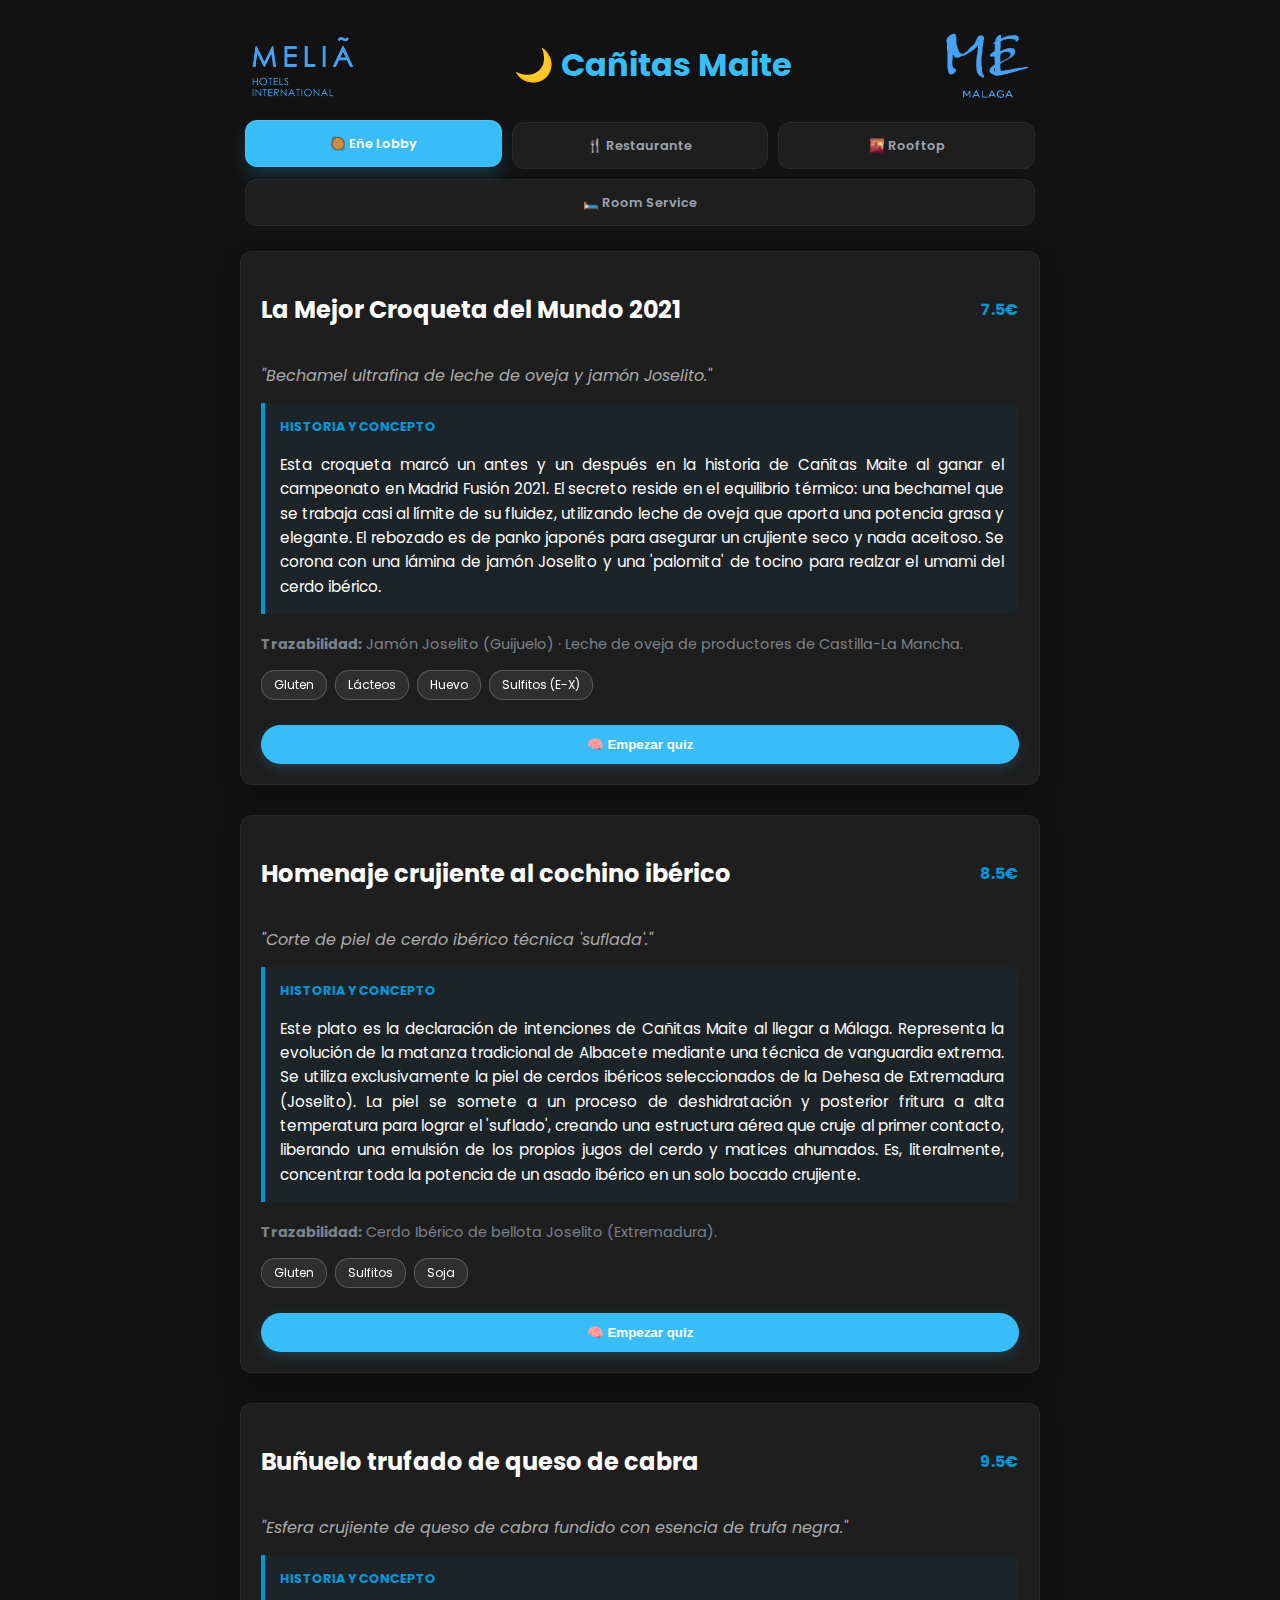
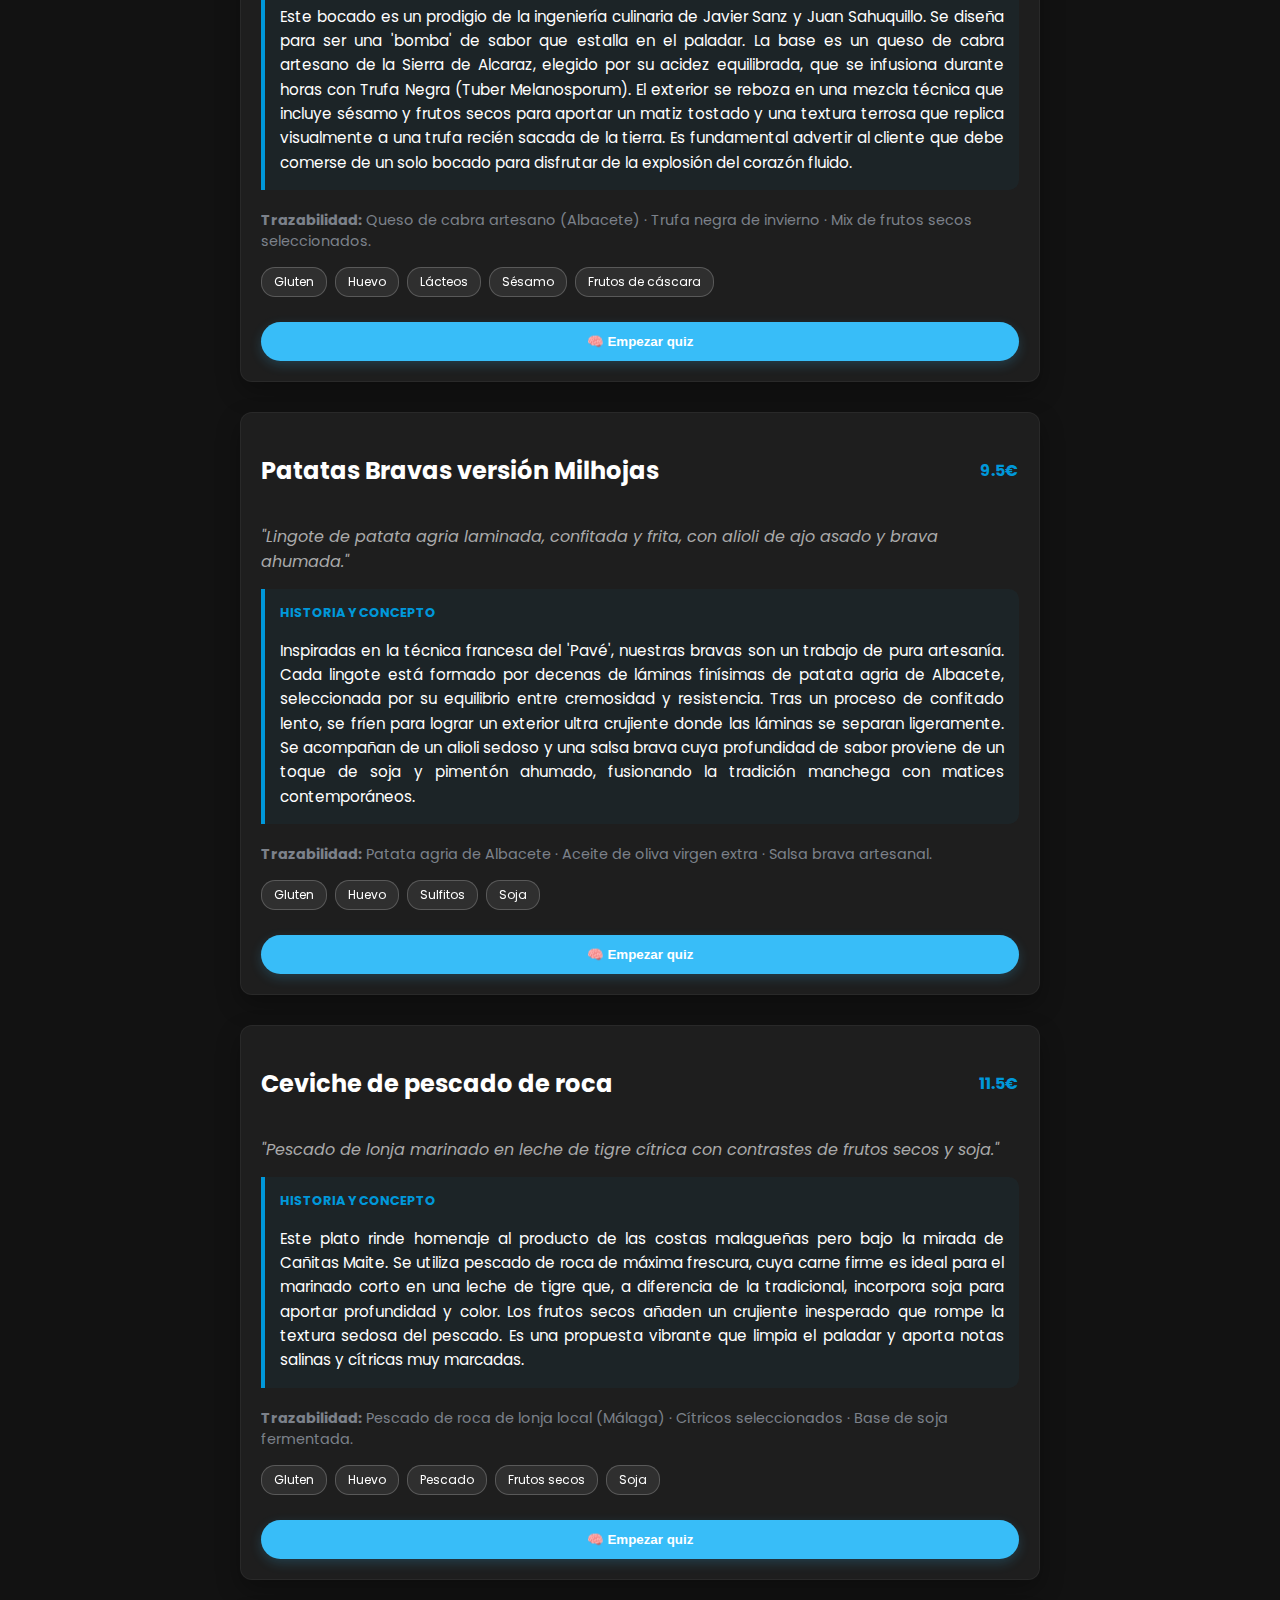
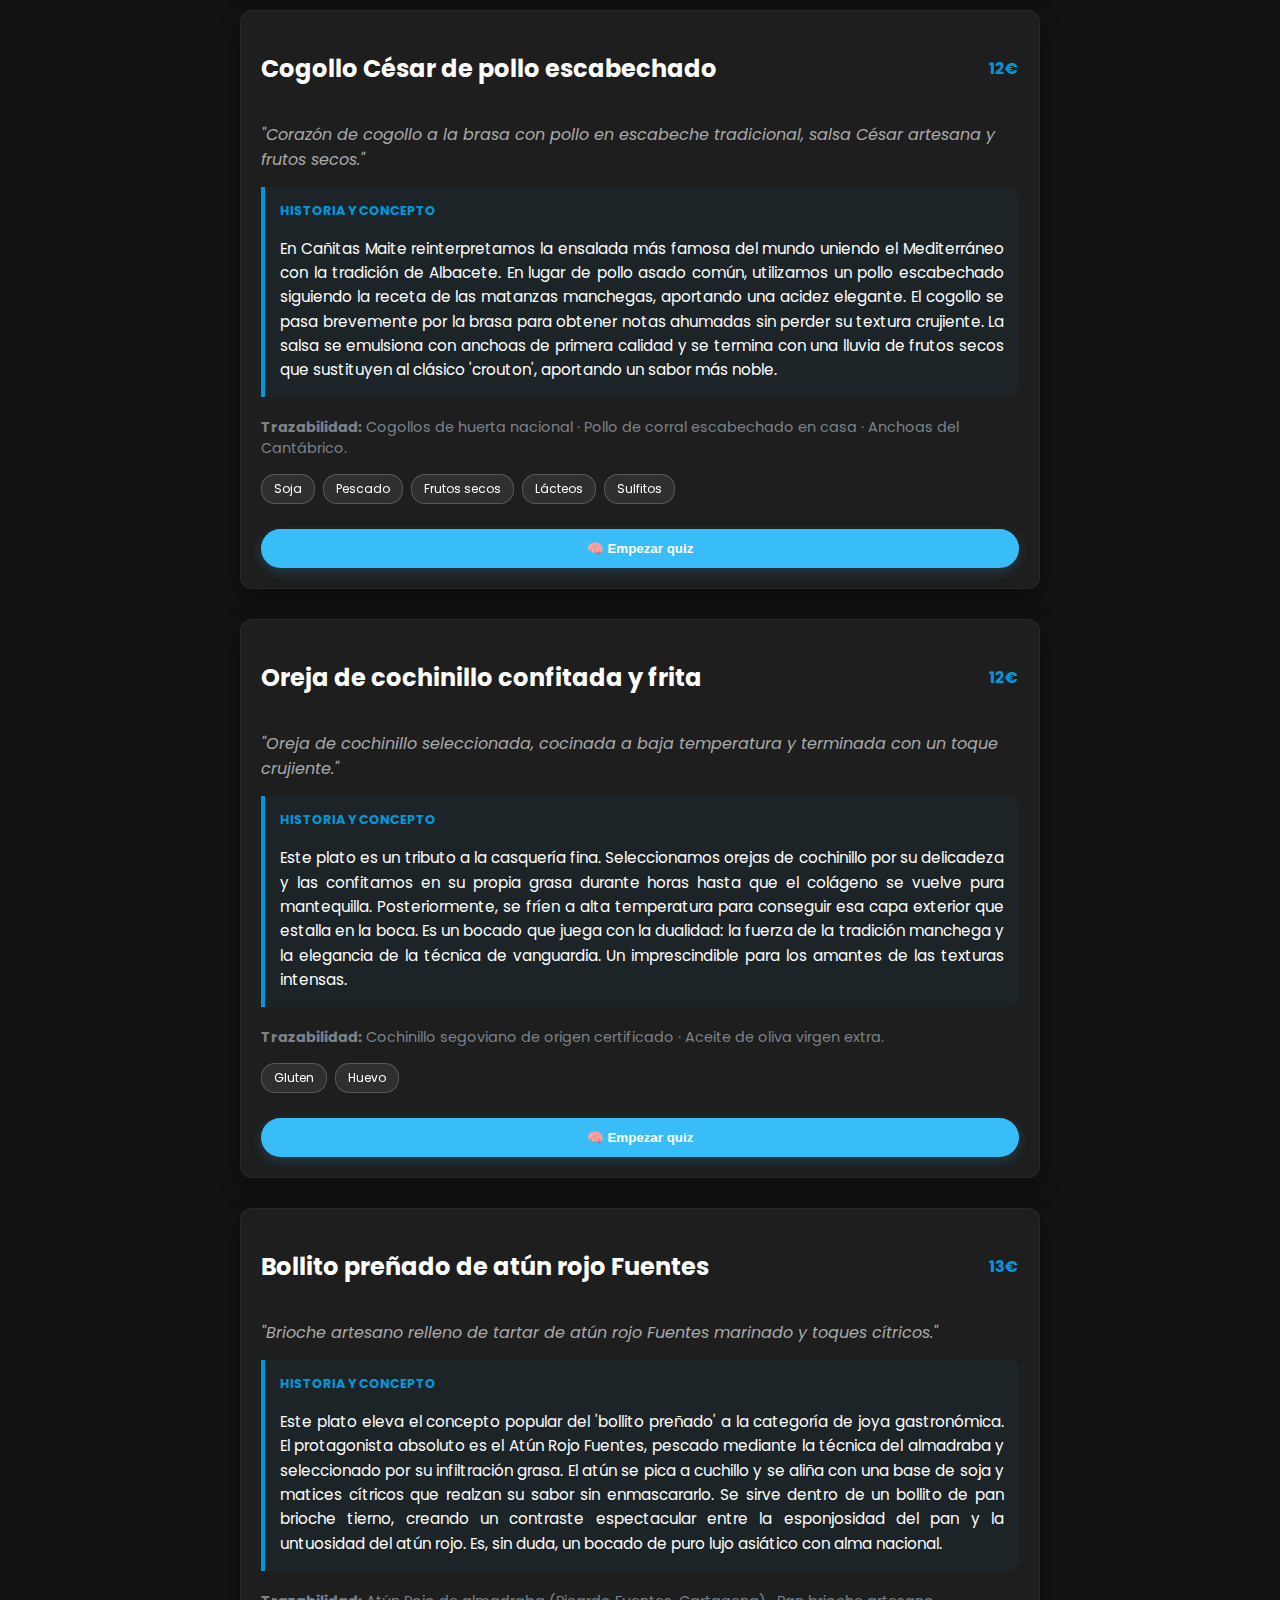
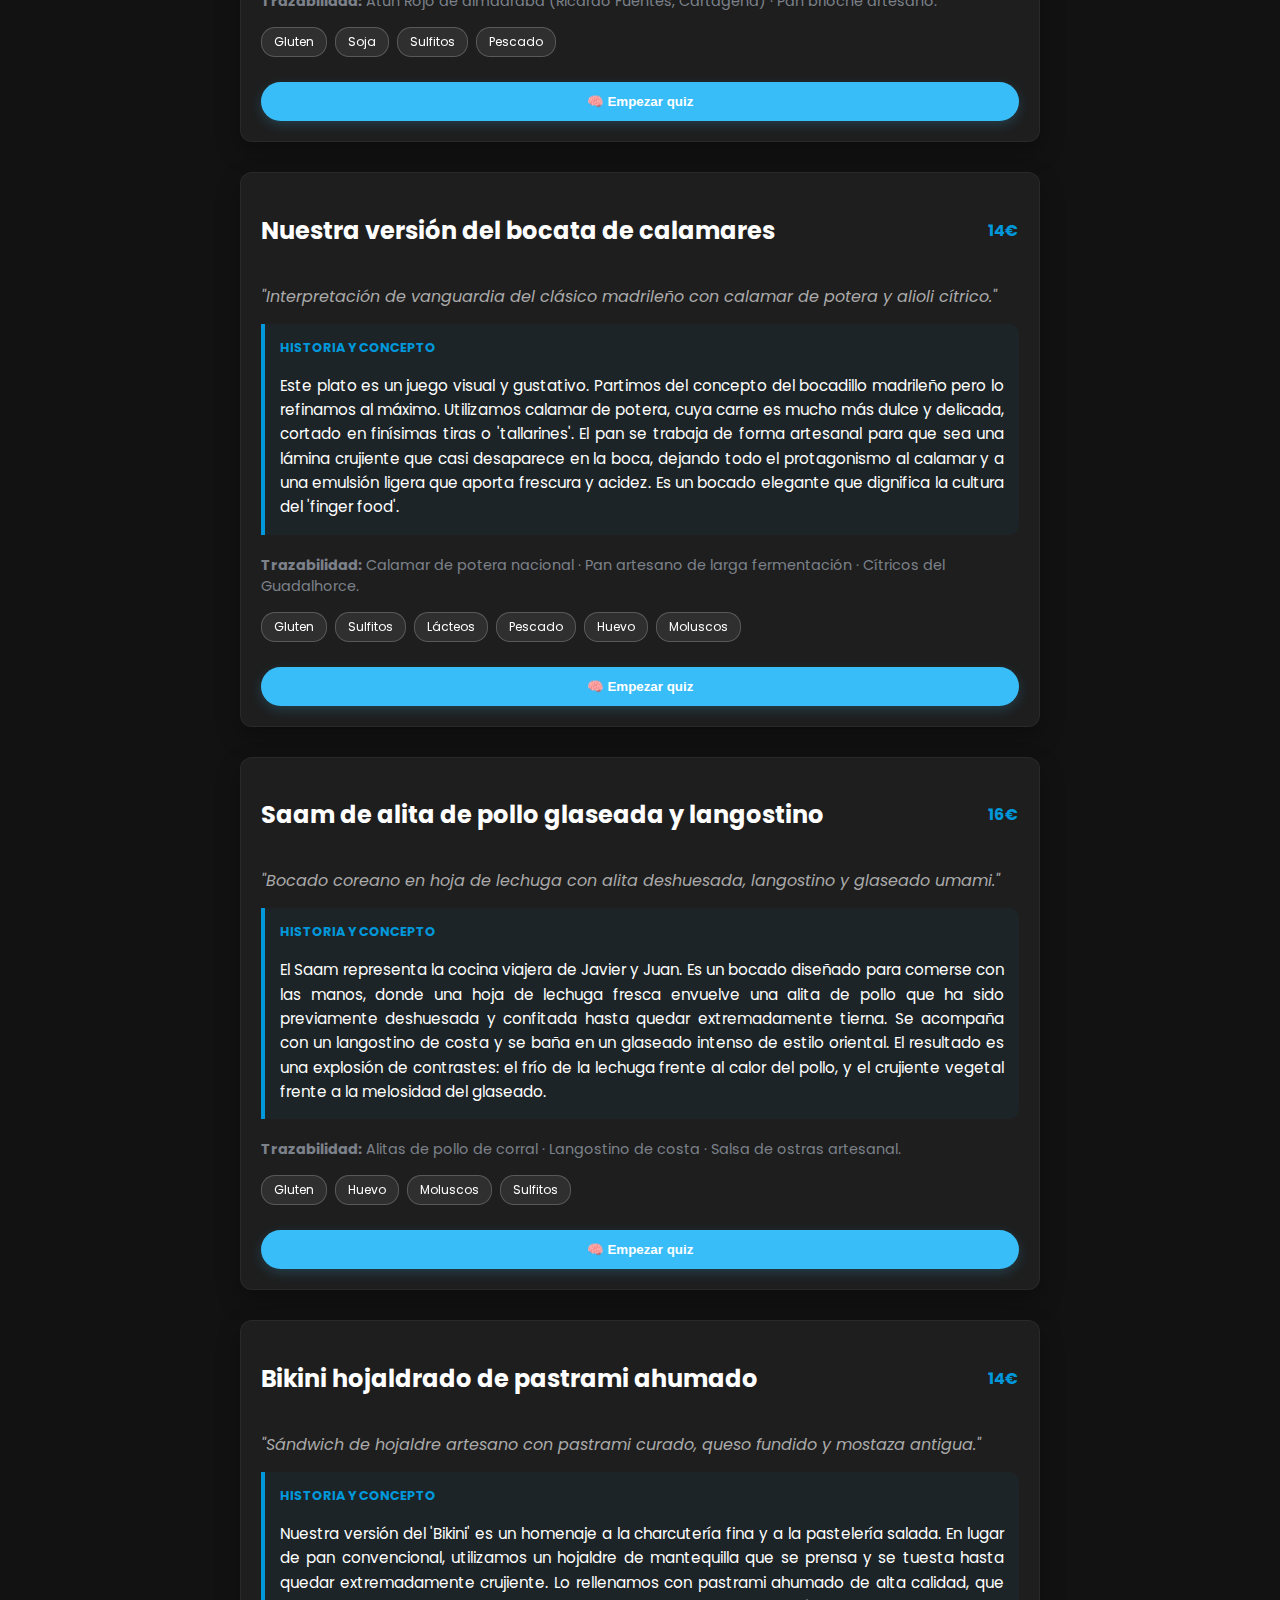
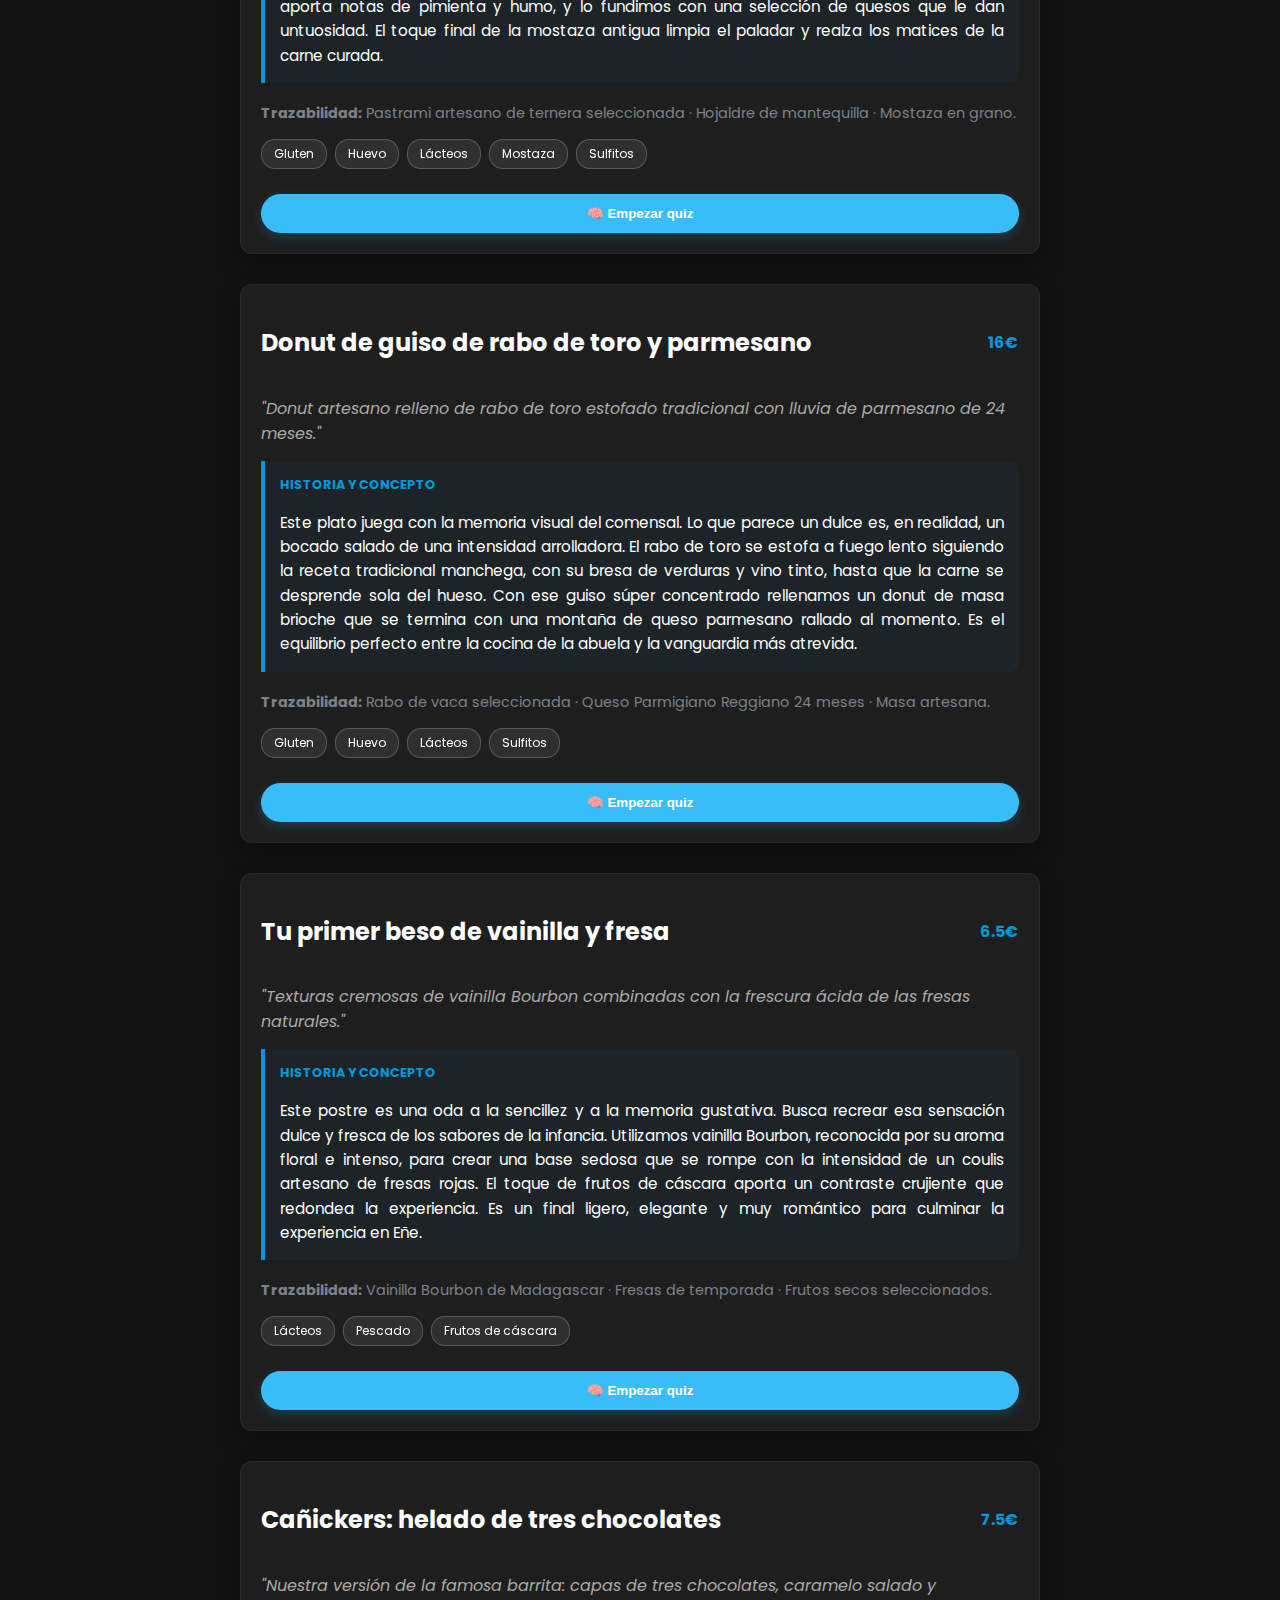
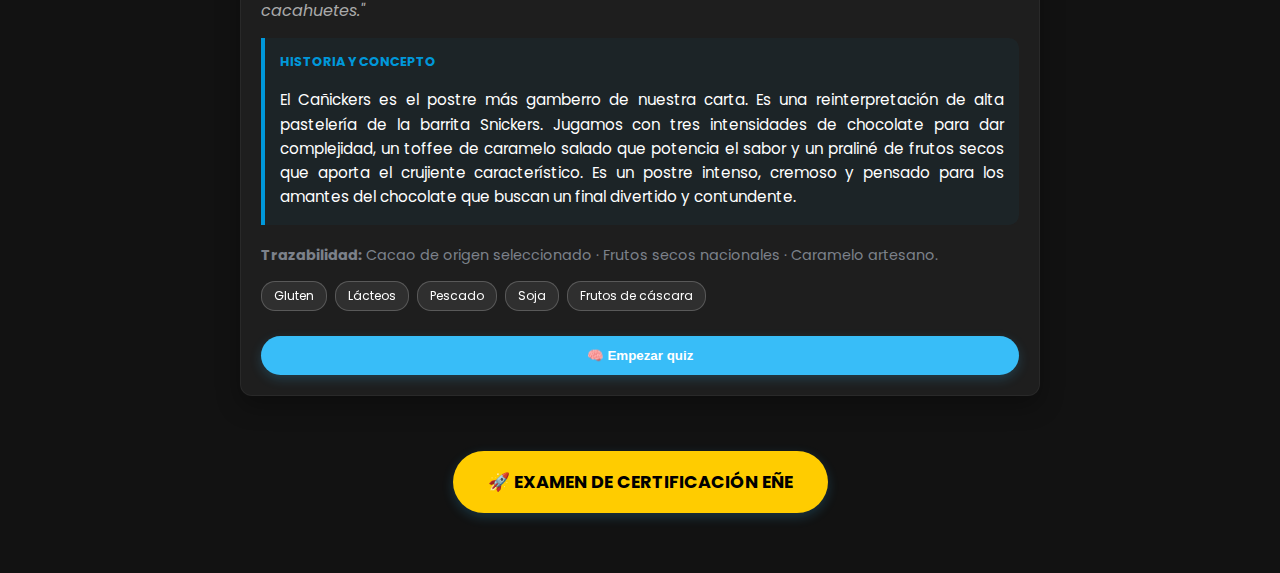
<file: index_backup.html>
<!DOCTYPE html>
<html lang="es">

<head>
    <meta charset="UTF-8">
    <meta name="viewport" content="width=device-width, initial-scale=1.0">
    <title>Cañitas Maite · Interactive Training</title>

    <link href="https://fonts.googleapis.com/css2?family=Poppins:wght@300;400;600&display=swap" rel="stylesheet">
    <link rel="stylesheet" href="css/theme.css">
    <link rel="stylesheet" href="css/layout.css">
</head>

<body class="dark">
    <div class="container">

        <header class="topbar">
            <img class="logo logo-left" src="assets/icons/Logo_cañitas_dark.png" alt="Cañitas Maite">

            <h1 id="brand" onclick="toggleTheme()" style="cursor: pointer;">
                <span id="themeIcon">🌙</span> Cañitas Maite
            </h1>

            <img class="logo logo-right" src="assets/icons/Logo_Me_dark.png" alt="ME by Meliá">
        </header>

	<div class="tabs">
    		<div class="tab active" onclick="showSection('ene', this)">🥘 Eñe Lobby</div>
    		<div class="tab" onclick="showSection('lobby', this)">🍴 Restaurante</div>
    		<div class="tab" onclick="showSection('beach', this)">🌇 Rooftop</div>
    		<div class="tab" onclick="showSection('pool', this)">🛏️ Room Service</div>
	</div>

        <main id="app">

            <section id="ene" class="section active">
                </section>

            <section id="restaurant" class="section hidden">
                </section>

            <section id="pool" class="section hidden">
                </section>

            <section id="room" class="section hidden">
                </section>

            <div id="zona-examen" style="text-align: center; margin: 40px 0; display: block !important;">
                <button id="btn-certificacion"
                    style="background: #ffcc00; color: #000; border: none; padding: 18px 35px; border-radius: 50px; font-family: 'Poppins', sans-serif; font-size: 1.1rem; font-weight: 700; cursor: pointer; transition: transform 0.2s;">
                    🚀 EXAMEN DE CERTIFICACIÓN EÑE
                </button>
            </div>

            <section id="super-test-container" class="section hidden"
                style="padding: 20px; background: rgba(255,255,255,0.05); border-radius: 15px;">
                <div id="test-content"></div>
            </section>

        </main>

    </div>

    <script type="module" src="js/app.js"></script>
</body>

</html>
</file>
<file: css/theme.css>
:root {
  /* ==========================================================
     OPCIÓN 3: "Pure Gray Premium" (ACTIVADA Y MEJORADA)
     ========================================================== */
  --bg: #121212;
  /* Negro profundo */
  --card: #1e1e1e;
  /* Gris grafito elegante */
  --text: #ffffff;
  /* Blanco puro para contraste */
  --accent: #38bdf8;
  /* Azul eléctrico moderno */
  --hover: #0ea5e9;
  --text-dim: #9ca3af;
  /* Gris suave para detalles */

  /* ==========================================================
     OPCIÓN 2: "Deep Ocean" (Comentada)
     /* --bg: #0f172a;        
     --card: #1e293b;      
     --text: #f8fafc;      
     --accent: #0ea5e9;    
     --hover: #0284c7;
     --text-dim: #94a3b8;
     */

  /* ==========================================================
     OPCIÓN 1: "Classic" (Comentada)
     /*
     --bg: #1c1c1c;
     --card: #2b2b2b;
     --text: #e0e0e0;
     --accent: #1793d1;
     --hover: #147ab9;
     */
}

body.light {
  /* --- MODO CLARO PREMIUM --- */
  --bg: #f8fafc;
  --card: #ffffff;
  --text: #0f172a;
  --accent: #0284c7;
  --hover: #0369a1;
  --text-dim: #64748b;
}

/* --- APLICACIÓN GENERAL DE ESTILOS --- */
body {
  background-color: var(--bg);
  color: var(--text);
  transition: background 0.3s ease, color 0.3s ease;
}

.card {
  background: var(--card);
  border: 1px solid rgba(255, 255, 255, 0.05);
  /* Borde sutil */
  box-shadow: 0 10px 25px rgba(0, 0, 0, 0.3);
  /* Sombra para dar volumen */
  border-radius: 12px;
  padding: 20px;
  margin-bottom: 30px;
  box-sizing: border-box;
}

.descripcion,
.trazabilidad {
  color: var(--text-dim);
}

/* Chips con efecto "Cristal" */
.chip {
  background: rgba(255, 255, 255, 0.06);
  border: 1px solid rgba(255, 255, 255, 0.12);
  color: var(--text);
  backdrop-filter: blur(4px);
  /* Difumina lo que hay detrás */
}

body.light .chip {
  background: rgba(0, 0, 0, 0.04);
  border-color: rgba(0, 0, 0, 0.1);
  color: var(--text);
}

/* Estilo para los botones */
button {
  background: var(--accent);
  color: white;
  box-shadow: 0 4px 12px rgba(56, 189, 248, 0.2);
  border: none;
  transition: all 0.2s ease;
}

button:hover {
  background: var(--hover);
  transform: translateY(-1px);
}

/* ==========================================================
   MODAL DE ÉXITO (CERTIFICACIÓN)
   ========================================================== */
#modal-exito {
  position: fixed;
  top: 0;
  left: 0;
  width: 100%;
  height: 100%;
  background: rgba(0, 0, 0, 0.9);
  /* Fondo muy oscuro para centrar la atención */
  display: flex;
  align-items: center;
  justify-content: center;
  z-index: 10000;
  transition: opacity 0.5s ease;
}

.modal-oculto {
  display: none !important;
}

.modal-contenido {
  background: var(--card);
  /* Usa tu color de tarjeta */
  padding: 40px;
  border-radius: 20px;
  border: 2px solid var(--accent);
  /* Usa tu color azul eléctrico/dorado */
  text-align: center;
  max-width: 90%;
  width: 450px;
  box-shadow: 0 0 40px rgba(56, 189, 248, 0.2);
  animation: aparecerModal 0.4s ease-out;
}

@keyframes aparecerModal {
  from {
    transform: scale(0.8);
    opacity: 0;
  }

  to {
    transform: scale(1);
    opacity: 1;
  }
}

.modal-contenido h2 {
  color: var(--accent);
  font-size: 2.2rem;
  margin-bottom: 15px;
  font-weight: 600;
}

.modal-contenido p {
  color: var(--text);
  font-size: 1.1rem;
  margin-bottom: 30px;
  line-height: 1.6;
}

/* Reutilizamos el estilo de tus botones pero lo hacemos más grande */
.modal-contenido button {
  padding: 15px 40px;
  font-size: 1.1rem;
  font-weight: bold;
  text-transform: uppercase;
  letter-spacing: 1px;
  border-radius: 50px;
}
</file>
<file: css/layout.css>
/* ==========================================================
   1. REGLAS BASE Y RESET
   ========================================================== */
body {
  font-family: 'Poppins', sans-serif;
  font-size: 0.95em;
  background: var(--bg);
  color: var(--text);
  margin: 0;
  padding: 10px;
  transition: all 0.3s ease;
  overflow-x: hidden;
}

/* LA REGLA CLAVE: Sin el !important el botón amarillo no se va */
.hidden {
  display: none !important;
}

.container {
  max-width: 950px;
  margin: auto;
}

/* ==========================================================
   2. CABECERA (TOPBAR)
   ========================================================== */
.topbar {
  display: flex;
  align-items: center;
  justify-content: space-between;
  gap: 12px;
  margin-bottom: 12px;
}

.logo {
  height: clamp(44px, 7vw, 92px);
  width: auto;
  display: block;
  object-fit: contain;
}

h1 {
  margin: 0;
  color: var(--accent);
  cursor: pointer;
  text-align: center;
}

/* ==========================================================
   3. PESTAÑAS (DISEÑO 3 ARRIBA, 1 ABAJO)
   ========================================================== */
.tabs {
  display: grid;
  grid-template-columns: repeat(3, 1fr); 
  gap: 10px;
  margin-bottom: 25px;
  padding: 0 5px;
}

.tab {
  display: flex;
  flex-direction: column; /* Esto hace que el icono quede ARRIBA del texto */
  align-items: center;
  justify-content: center;
  padding: 15px 10px;
  background: var(--card);
  border: 1px solid rgba(255, 255, 255, 0.05);
  border-radius: 12px;
  font-size: 0.8rem;
  font-weight: 600;
  color: var(--text-dim);
  transition: all 0.3s cubic-bezier(0.4, 0, 0.2, 1);
  text-align: center;
  white-space: normal;
  line-height: 1.2;
}

.tab i {
  font-size: 1.4rem; /* Tamaño del icono */
  margin-bottom: 8px; /* Separación con el texto de abajo */
  color: var(--accent); /* Tu azul brillante */
  display: block;
}

.tab.active i {
  color: white; /* El icono cambia a blanco al pulsar */
}
/* ---------------------------------------------- */

.tab:nth-child(4) {
  grid-column: span 3;
}

.tab.active {
  background: var(--accent);
  color: white;
  transform: translateY(-2px);
  box-shadow: 0 8px 15px rgba(56, 189, 248, 0.2);
  border-color: rgba(255, 255, 255, 0.1);
}
/* ==========================================================
   4. TARJETAS Y CONTENIDO
   ========================================================== */
.card {
  background: var(--card);
  padding: 20px;
  border-radius: 12px;
  margin-bottom: 30px;
  width: 100%;
  box-sizing: border-box;
}

.descripcion {
  margin-bottom: 12px;
}

.trazabilidad {
  font-size: .9em;
  opacity: .75;
  margin-bottom: 15px;
}

/* CHIPS ALÉRGENOS */
.alergenos {
  display: flex;
  flex-wrap: wrap;
  gap: 8px;
  margin-bottom: 15px;
  justify-content: flex-start;
}

.chip {
  padding: 5px 12px;
  font-size: .75em;
  border-radius: 14px;
  background: rgba(255, 255, 255, .08);
  border: 1px solid rgba(255, 255, 255, .2);
  white-space: nowrap;
  display: inline-flex;
  align-items: center;
  max-width: 140px;
  overflow: hidden;
  text-overflow: ellipsis;
}

body.light .chip {
  background: rgba(0, 0, 0, .05);
  border-color: rgba(0, 0, 0, .15);
}

/* ==========================================================
   5. BOTONES Y FORMULARIOS
   ========================================================== */
button {
  background: var(--accent);
  color: white;
  border: none;
  padding: 12px 20px;
  border-radius: 20px;
  cursor: pointer;
  margin-top: 15px;
  transition: background 0.2s ease;
  font-weight: bold;
}

button:hover {
  background: var(--hover);
}

.quiz label {
  display: block;
  margin: 10px 0;
  cursor: pointer;
}

/* BOTÓN ESPECIAL DE EXAMEN */
.btn-premium-examen {
  background: #facc15 !important;
  color: #000 !important;
  font-size: 1.1rem;
  padding: 20px;
  width: 100%;
  border-radius: 15px;
  font-weight: 800;
  box-shadow: 0 10px 20px rgba(250, 204, 21, 0.3);
}

/* ==========================================================
   6. RESPONSIVE
   ========================================================== */
@media (max-width: 520px) {
  .topbar {
    flex-direction: column;
    justify-content: center;
    gap: 10px;
  }
  
  .logo {
    height: 60px;
  }
}

@media (min-width: 600px) {
  body { font-size: 1em; padding: 20px; }
  .container { max-width: 800px; }
}


/* Esto es un seguro de vida: oculta el div del examen por su nombre propio */
#zona-examen {
    display: none !important;
}

/* Y esto permite que el JS lo muestre cuando sea necesario quitando la clase hidden */
#zona-examen.hidden {
    display: none !important;
}

/* Movemos el diseño que quitamos del HTML aquí */
#zona-examen:not(.hidden) {
    display: block !important;
    text-align: center;
    margin: 40px 0;
}
</file>
